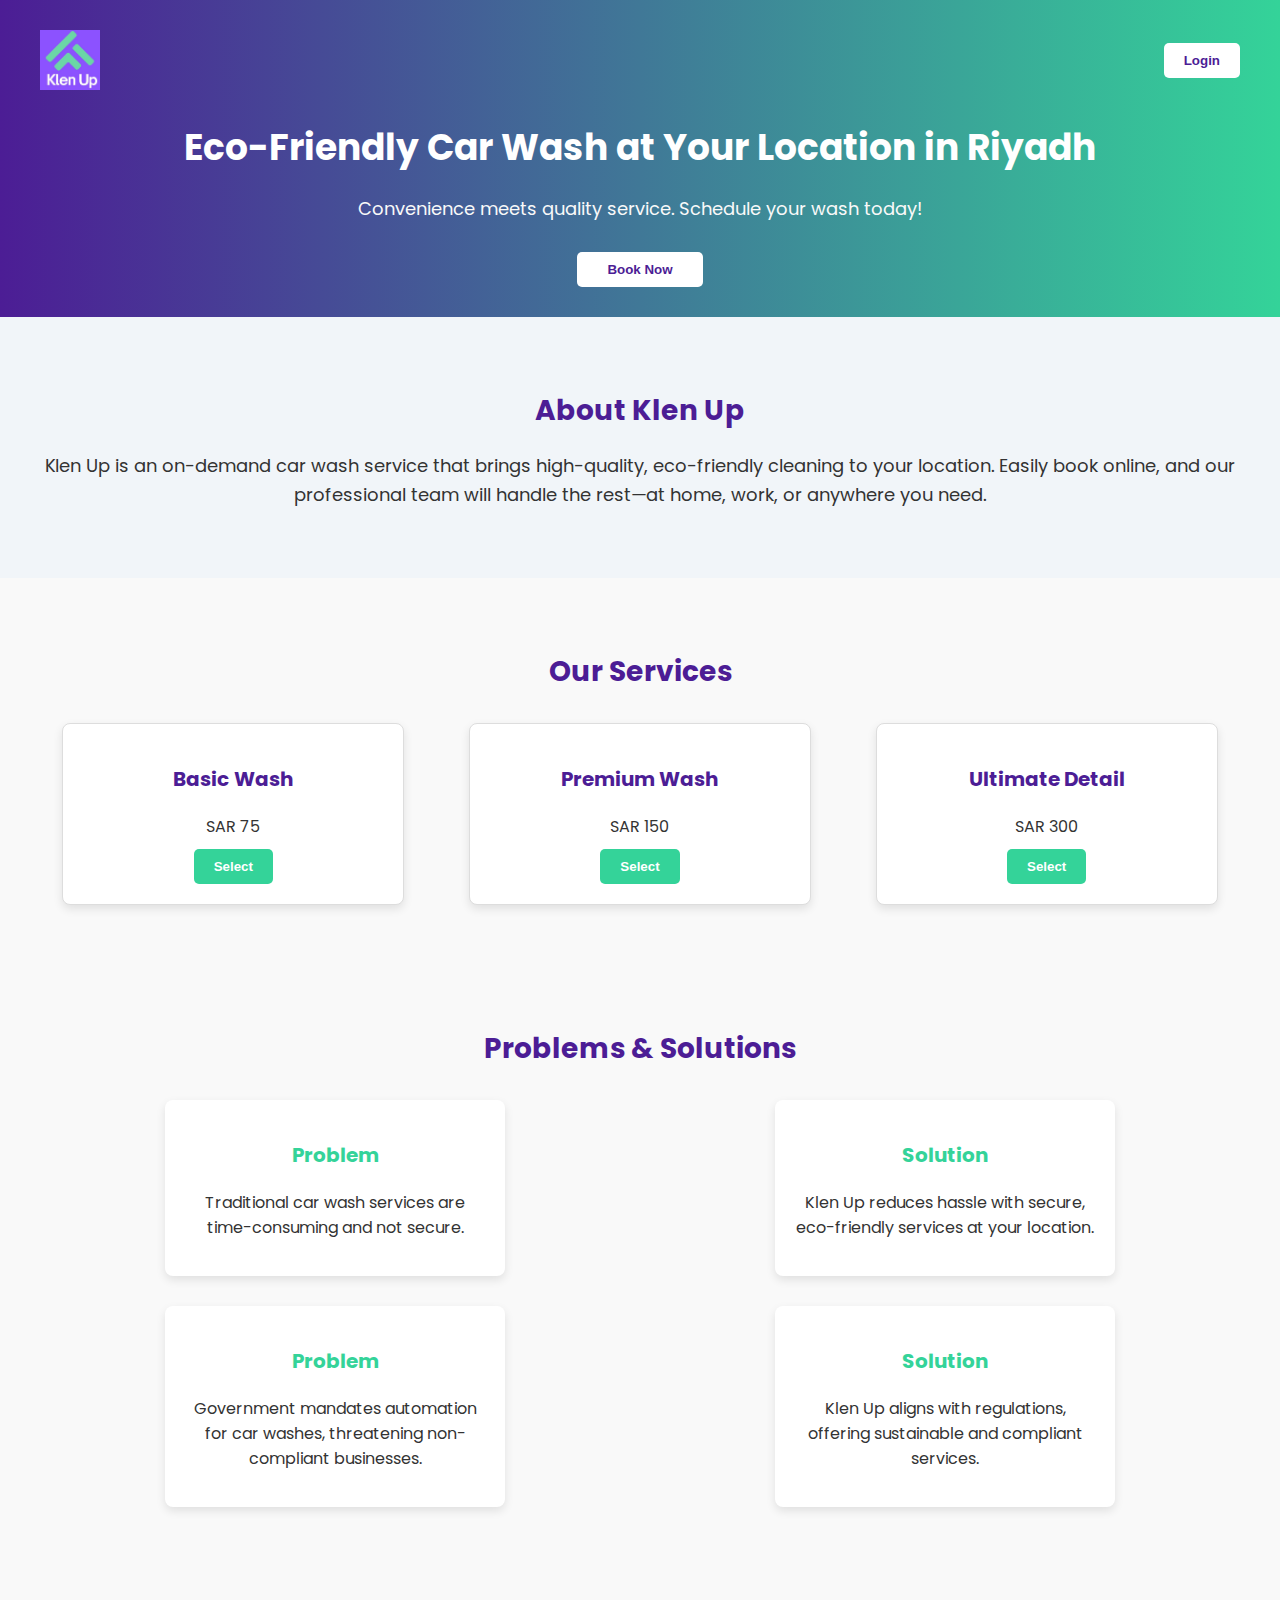
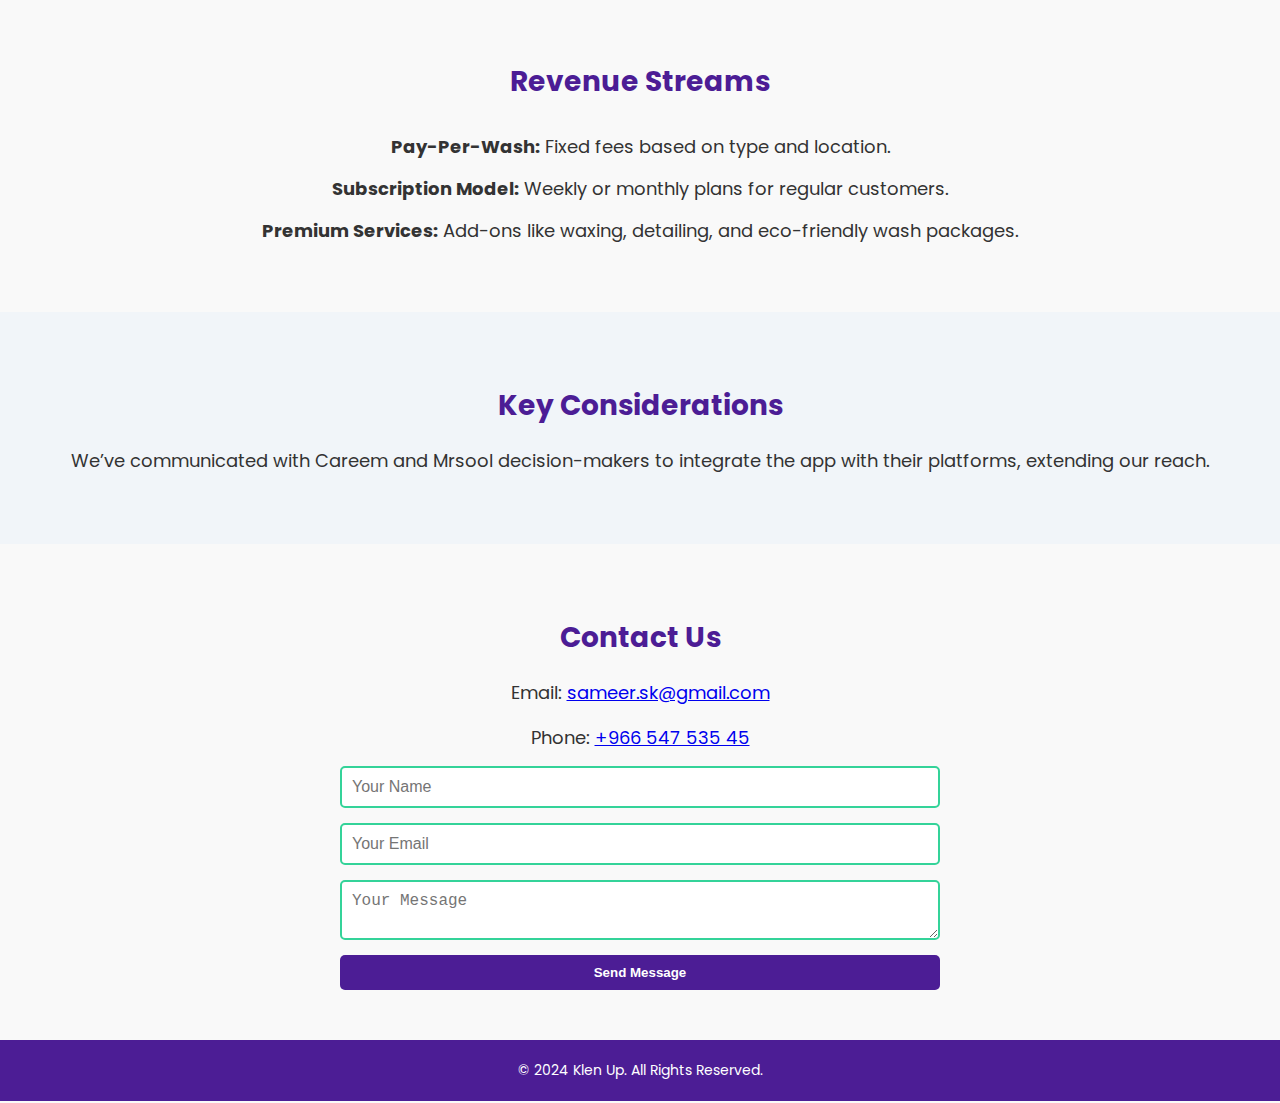
<file: indexx.html>
<!DOCTYPE html>
<html lang="en">
<head>
    <meta charset="UTF-8">
    <meta name="viewport" content="width=device-width, initial-scale=1.0">
    <title>Klen Up - On-Demand Car Wash</title>
    <link rel="stylesheet" href="style.css">
    <link href="https://fonts.googleapis.com/css2?family=Poppins:wght@400;600;700&display=swap" rel="stylesheet">
</head>
<body>
    <header>
        <div class="container">
            <nav>
                <div class="logo">
                    <img src="kln.jpeg" alt="Klen Up Logo">
                </div>
                <div class="actions">
                    <button class="btn-primary" id="loginBtn">Login</button>
                </div>
            </nav>
            <div class="hero">
                <h1>Eco-Friendly Car Wash at Your Location in Riyadh</h1>
                <p>Convenience meets quality service. Schedule your wash today!</p>
                <button class="btn-primary" id="bookNow">Book Now</button>
            </div>
        </div>
    </header>

    <main>
        <!-- About Section -->
        <section id="about">
            <div class="container">
                <h2>About Klen Up</h2>
                <p>
                    Klen Up is an on-demand car wash service that brings high-quality, eco-friendly cleaning to your location. 
                    Easily book online, and our professional team will handle the rest—at home, work, or anywhere you need.
                </p>
            </div>
        </section>

        <!-- Services Section -->
        <section id="services">
            <div class="container">
                <h2>Our Services</h2>
                <div class="service-cards">
                    <div class="card">
                        <h3>Basic Wash</h3>
                        <p>SAR 75</p>
                        <button class="btn-secondary">Select</button>
                    </div>
                    <div class="card">
                        <h3>Premium Wash</h3>
                        <p>SAR 150</p>
                        <button class="btn-secondary">Select</button>
                    </div>
                    <div class="card">
                        <h3>Ultimate Detail</h3>
                        <p>SAR 300</p>
                        <button class="btn-secondary">Select</button>
                    </div>
                </div>
            </div>
        </section>

        <!-- Problems and Solutions -->
        <section id="problems-solutions">
            <div class="container">
                <h2>Problems & Solutions</h2>
                <div class="problems">
                    <div class="problem">
                        <h3>Problem</h3>
                        <p>Traditional car wash services are time-consuming and not secure.</p>
                    </div>
                    <div class="solution">
                        <h3>Solution</h3>
                        <p>Klen Up reduces hassle with secure, eco-friendly services at your location.</p>
                    </div>
                </div>
                <div class="problems">
                    <div class="problem">
                        <h3>Problem</h3>
                        <p>Government mandates automation for car washes, threatening non-compliant businesses.</p>
                    </div>
                    <div class="solution">
                        <h3>Solution</h3>
                        <p>Klen Up aligns with regulations, offering sustainable and compliant services.</p>
                    </div>
                </div>
            </div>
        </section>

        <!-- Revenue Streams -->
        <section id="revenue-streams">
            <div class="container">
                <h2>Revenue Streams</h2>
                <ul>
                    <li><strong>Pay-Per-Wash:</strong> Fixed fees based on type and location.</li>
                    <li><strong>Subscription Model:</strong> Weekly or monthly plans for regular customers.</li>
                    <li><strong>Premium Services:</strong> Add-ons like waxing, detailing, and eco-friendly wash packages.</li>
                </ul>
            </div>
        </section>

        <!-- Key Considerations -->
        <section id="key-considerations">
            <div class="container">
                <h2>Key Considerations</h2>
                <p>We’ve communicated with Careem and Mrsool decision-makers to integrate the app with their platforms, extending our reach.</p>
            </div>
        </section>

        <!-- Contact Section -->
        <section id="contact">
            <div class="container">
                <h2>Contact Us</h2>
                <p>Email: <a href="mailto:sameer.sk@gmail.com">sameer.sk@gmail.com</a></p>
                <p>Phone: <a href="tel:+96654753545">+966 547 535 45</a></p>
                <form id="contactForm">
                    <input type="text" name="name" placeholder="Your Name" required>
                    <input type="email" name="email" placeholder="Your Email" required>
                    <textarea name="message" placeholder="Your Message" required></textarea>
                    <button type="submit" class="btn-primary">Send Message</button>
                </form>
            </div>
        </section>
    </main>

    <footer>
        <div class="container">
            <p>&copy; 2024 Klen Up. All Rights Reserved.</p>
        </div>
    </footer>

    <script src="script.js"></script>
</body>
</html>
</file>
<file: style.css>
/* Global Styles */
body {
    font-family: 'Poppins', sans-serif;
    margin: 0;
    padding: 0;
    box-sizing: border-box;
    color: #333;
    background-color: #F9F9F9;
}

.container {
    max-width: 1200px;
    margin: 0 auto;
    padding: 0 15px;
}

.hidden {
    display: none;
}

/* Header */
header {
    background: linear-gradient(90deg, #4C1D95, #34D399);
    color: white;
    padding: 30px 20px;
    text-align: center;
}

header nav {
    display: flex;
    justify-content: space-between;
    align-items: center;
}

header .logo img {
    height: 60px;
    max-width: 100%;
    display: block;
}

header .actions button {
    background: white;
    color: #4C1D95;
    border: none;
    padding: 10px 20px;
    border-radius: 5px;
    cursor: pointer;
    font-weight: 600;
    transition: background 0.3s ease;
}

header .actions button:hover {
    background: #E5E7EB;
}

/* Hero Section */
.hero {
    margin-top: 30px;
    text-align: center;
}

.hero h1 {
    font-size: 36px;
    margin-bottom: 20px;
    color: white;
}

.hero p {
    font-size: 18px;
    margin-bottom: 30px;
    color: #F9F9F9;
}

.hero button {
    background: white;
    color: #4C1D95;
    padding: 10px 30px;
    border-radius: 5px;
    border: none;
    cursor: pointer;
    font-weight: 600;
    transition: background 0.3s ease, color 0.3s ease;
}

.hero button:hover {
    background: #34D399;
    color: white;
}

/* About Section */
#about {
    background: #F1F5F9;
    padding: 50px 0;
    text-align: center;
}

#about h2 {
    color: #4C1D95;
    font-size: 28px;
    margin-bottom: 20px;
}

#about p {
    font-size: 18px;
    line-height: 1.6;
}

/* Services Section */
#services {
    padding: 50px 0;
    text-align: center;
}

#services h2 {
    font-size: 28px;
    margin-bottom: 30px;
    color: #4C1D95;
}

#services .service-cards {
    display: flex;
    justify-content: space-around;
    gap: 20px;
    margin-top: 20px;
    flex-wrap: wrap;
}

#services .card {
    padding: 20px;
    border: 1px solid #ddd;
    border-radius: 8px;
    text-align: center;
    background: white;
    box-shadow: 0px 4px 10px rgba(0, 0, 0, 0.1);
    flex: 1 1 calc(33% - 20px);
    max-width: 300px;
}

#services .card h3 {
    color: #4C1D95;
    font-size: 20px;
}

#services .card p {
    font-size: 16px;
    margin: 10px 0;
}

#services .card button {
    background: #34D399;
    color: white;
    border: none;
    padding: 10px 20px;
    border-radius: 5px;
    cursor: pointer;
    font-weight: 600;
    transition: background 0.3s ease;
}

#services .card button:hover {
    background: #2D9B6E;
}

/* Problems and Solutions Section */
#problems-solutions {
    padding: 50px 0;
    text-align: center;
    background: #F9F9F9;
}

#problems-solutions h2 {
    font-size: 28px;
    margin-bottom: 30px;
    color: #4C1D95;
}

#problems-solutions .problems {
    display: flex;
    justify-content: space-around;
    margin-bottom: 30px;
    gap: 20px;
    flex-wrap: wrap;
}

.problem, .solution {
    max-width: 300px;
    background: white;
    padding: 20px;
    border-radius: 8px;
    box-shadow: 0px 4px 10px rgba(0, 0, 0, 0.1);
    flex: 1 1 calc(50% - 20px);
    text-align: center;
}

.problem h3, .solution h3 {
    font-size: 20px;
    color: #34D399;
}

.problem p, .solution p {
    font-size: 16px;
    margin-top: 10px;
}

/* Revenue Streams Section */
#revenue-streams {
    padding: 50px 0;
    text-align: center;
}

#revenue-streams h2 {
    font-size: 28px;
    margin-bottom: 30px;
    color: #4C1D95;
}

#revenue-streams ul {
    list-style-type: none;
    padding: 0;
    font-size: 18px;
}

#revenue-streams li {
    margin-bottom: 15px;
}

/* Key Considerations Section */
#key-considerations {
    padding: 50px 0;
    text-align: center;
    background: #F1F5F9;
}

#key-considerations h2 {
    font-size: 28px;
    margin-bottom: 20px;
    color: #4C1D95;
}

#key-considerations p {
    font-size: 18px;
    line-height: 1.6;
}

/* Contact Section */
#contact {
    padding: 50px 0;
    text-align: center;
}

#contact h2 {
    font-size: 28px;
    margin-bottom: 20px;
    color: #4C1D95;
}

#contact p {
    font-size: 18px;
    margin-bottom: 15px;
}

#contactForm {
    max-width: 600px;
    margin: 0 auto;
    display: flex;
    flex-direction: column;
    gap: 15px;
}

#contactForm input,
#contactForm textarea {
    padding: 10px;
    border: 2px solid #34D399;
    border-radius: 5px;
    font-size: 16px;
    width: 100%;
    box-sizing: border-box;
}

#contactForm button {
    background: #4C1D95;
    color: white;
    border: none;
    padding: 10px 20px;
    border-radius: 5px;
    cursor: pointer;
    font-weight: 600;
    transition: background 0.3s ease;
}

#contactForm button:hover {
    background: #34D399;
}

/* Footer */
footer {
    background: #4C1D95;
    color: white;
    text-align: center;
    padding: 20px 0;
}

footer p {
    margin: 0;
    font-size: 14px;
}

/* Responsive Design */
@media (max-width: 768px) {
    #services .service-cards,
    #problems-solutions .problems {
        flex-direction: column;
    }

    #services .card,
    .problem, 
    .solution {
        flex: 1 1 100%;
        max-width: 100%;
    }
}
</file>
